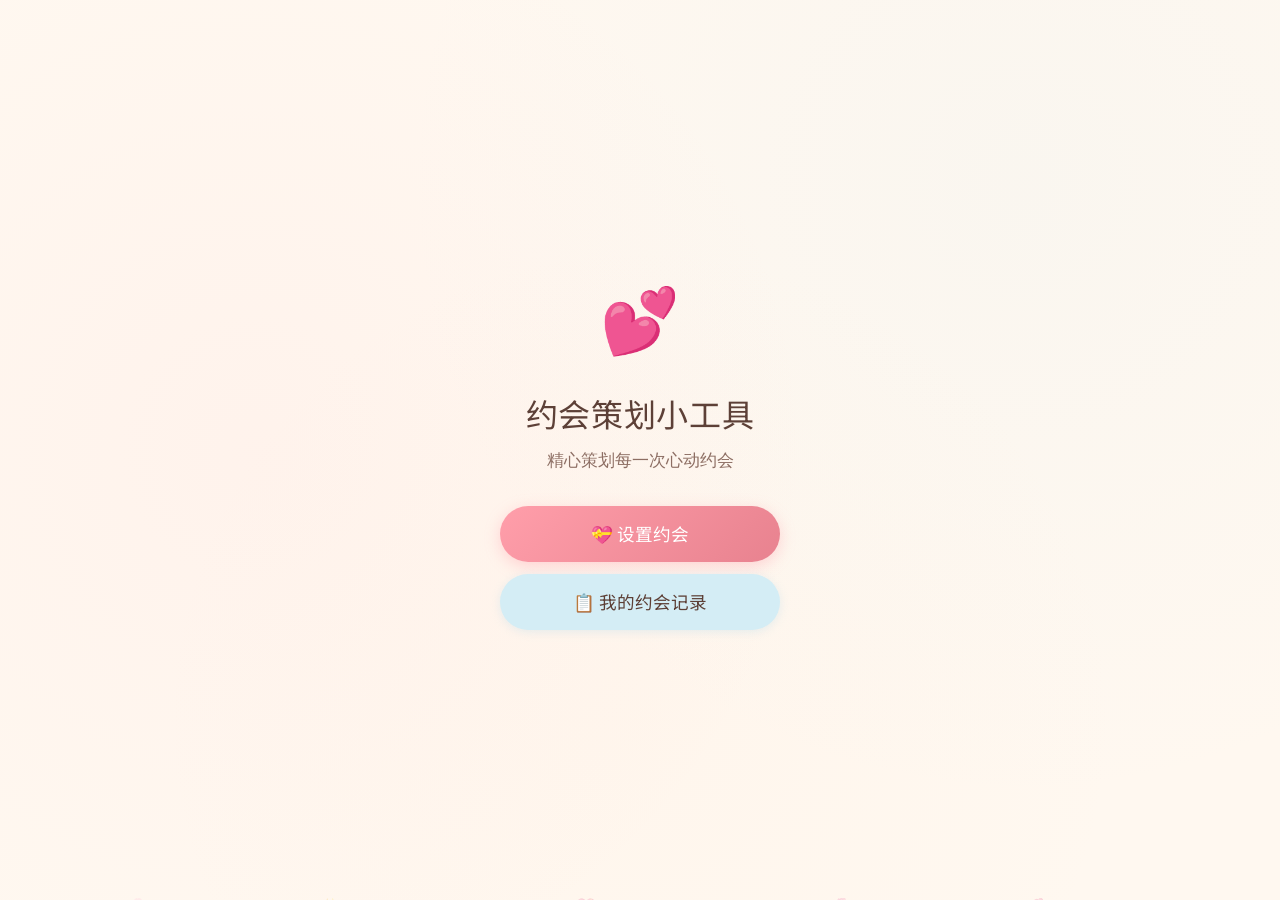
<file: index.html>
﻿<!DOCTYPE html>
<html lang="zh-CN">
<head>
  <meta charset="UTF-8">
  <meta name="viewport" content="width=device-width, initial-scale=1.0, maximum-scale=1.0, user-scalable=no">
  <title>💕 约会策划小工具</title>
  <link rel="stylesheet" href="css/style.css">
</head>
<body>
  <div class="floating-hearts">
    <span>🌸</span><span>✨</span><span>💖</span><span>🌷</span><span>💕</span>
  </div>

  <div class="landing">
    <div class="landing-icon">💕</div>
    <h1>约会策划小工具</h1>
    <p>精心策划每一次心动约会</p>
    <div class="landing-buttons">
      <a href="setup.html" class="btn btn-primary">💝 设置约会</a>
      <a href="setup.html?view=dates" class="btn btn-secondary">📋 我的约会记录</a>
    </div>
  </div>
</body>
</html>
</file>
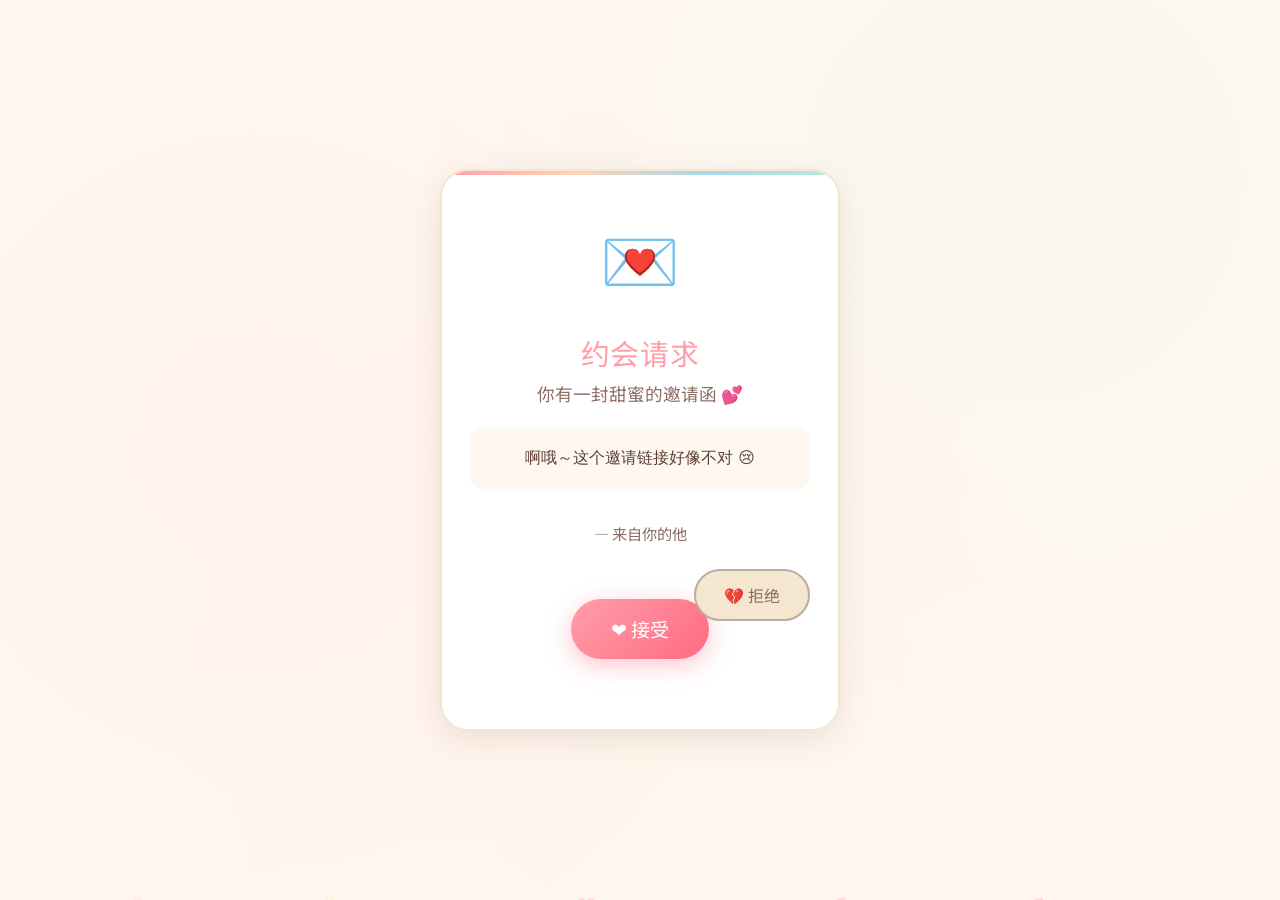
<file: invite.html>
﻿<!DOCTYPE html>
<html lang="zh-CN">
<head>
  <meta charset="UTF-8">
  <meta name="viewport" content="width=device-width, initial-scale=1.0, maximum-scale=1.0, user-scalable=no">
  <title>💌 约会邀请</title>
  <link rel="stylesheet" href="css/style.css">
  <style>
    /* Dodging button container must have proper positioning */
    .button-row {
      position: relative;
      min-height: 120px;
      padding: 10px 0;
    }
    .btn-reject {
      position: absolute; right: 0; top: 0;
      z-index: 2;
    }
  </style>
</head>
<body>
  <div class="floating-hearts">
    <span>🌸</span><span>✨</span><span>💖</span><span>🌷</span><span>💕</span>
  </div>

  <div class="invite-page">
    <div class="invitation-container">
      <!-- Step 1: Invitation Card -->
      <div id="step-invitation" class="invitation-card">
        <div class="invitation-emoji">💌</div>
        <h1 id="inviteTitle">约会请求</h1>
        <div class="subtitle" id="inviteSubtitle">你有一封甜蜜的邀请函 💕</div>
        <div class="message" id="inviteMessage">加载中…</div>
        <div class="from" id="inviteFrom">— 来自你的他</div>

        <div class="button-row" id="buttonRow">
          <button class="btn-accept" id="btnAccept" onclick="acceptInvitation()">❤️ 接受</button>
          <button class="btn-reject" id="btnReject">💔 拒绝</button>
        </div>
      </div>

      <!-- Step 2: Selection Form -->
      <div id="step-form" class="hidden w-full" style="max-width:400px;">
        <div class="card selection-form">
          <div style="text-align:center;margin-bottom:20px;">
            <div style="font-size:2.5rem;">🎉</div>
            <h2 style="font-family:var(--font-heading);color:var(--pink);font-size:1.3rem;margin-top:8px;">太棒了！选个好日子吧 💕</h2>
          </div>

          <!-- Date -->
          <div class="form-section">
            <h3>📅 选个好日子</h3>
            <div class="hint">你想哪一天去？</div>
            <div class="option-grid" id="dateOptions"></div>
          </div>

          <!-- Time -->
          <div class="form-section">
            <h3>🕐 什么时间段？</h3>
            <div class="hint">你更喜欢什么时候？</div>
            <div class="option-grid" id="timeOptions"></div>
          </div>

          <!-- Activity -->
          <div class="form-section">
            <h3>🎯 想做什么？</h3>
            <div class="hint">我们一起…</div>
            <div class="option-grid" id="activityOptions"></div>
          </div>

          <!-- Food -->
          <div class="form-section">
            <h3>🍽️ 想吃啥？</h3>
            <div class="hint">美食时间到～</div>
            <div class="option-grid" id="foodOptions"></div>
          </div>

          <!-- Note -->
          <div class="form-section">
            <h3>💌 还想补充什么？</h3>
            <div class="hint">写一句你想说的话吧 ♡</div>
            <textarea class="input-field" id="herNote" placeholder="例如：我想去看海～" rows="3"></textarea>
          </div>

          <button class="btn btn-primary btn-submit" onclick="submitChoices()">
            💕 就这么定了！
          </button>
        </div>
      </div>

      <!-- Step 3: Thank You -->
      <div id="step-thankyou" class="hidden w-full" style="max-width:400px;">
        <div class="card thankyou-section">
          <div class="big-emoji">💕</div>
          <h2>太好啦！期待那一天～</h2>
          <p>你的选择已经发送给他了 ♡</p>
          <div style="margin-top:24px;font-size:0.9rem;color:var(--brown-lighter);">
            <span id="summaryDate"></span><br>
            <span id="summaryTime"></span><br>
            <span id="summaryActivity"></span><br>
            <span id="summaryFood"></span>
          </div>
          <div id="summaryNote" style="margin-top:12px;padding:12px;background:var(--cream);border-radius:var(--radius-sm);font-size:0.9rem;color:var(--brown);"></div>
        </div>
      </div>
    </div>
  </div>

  <!-- Firebase -->
  <div id="loadingOverlay" style="position:fixed;top:0;left:0;width:100%;height:100%;background:#FFF8F0;display:flex;flex-direction:column;align-items:center;justify-content:center;z-index:9999;transition:opacity 0.5s;">
  <div style="font-size:3rem;animation:heartBeat 1s ease-in-out infinite;">💕</div>
  <p style="margin-top:16px;font-family:PingFang SC, Microsoft YaHei, sans-serif;color:#8D6E63;">加载中…</p>
</div>

<script src="js/app.js"></script>
<script>
// Try to get token from URL or local
(function() {
  var token = getToken();
  if (!token || token.length < 10) {
    var input = prompt("请输入访问令牌（联系发送邀请的人获取）：");
    if (input && input.length > 10) {
      localStorage.setItem("githubToken", input);
    }
  }
})();
</script>
<script>
window.addEventListener("load", function() {
  setTimeout(function() {
    var el = document.getElementById("loadingOverlay");
    if (el) { el.style.opacity = "0"; setTimeout(function() { el.remove(); }, 500); }
  }, 300);
});
</script>

  <script>
    let dateData = null;
    let selectedDate = null;
    let selectedTime = null;
    let selectedActivity = null;
    let selectedFood = null;
    let dodgeCount = 0;
    let unlisten = null;

    const DODGE_MESSAGES = [
      "别跑～点接受嘛 💕",
      "你抓不到我～ 😝",
      "就接受吧～ ❤️",
      "嘿嘿，点左边那个～ 💕",
      "认命吧～ 🥰",
      "别逃啦～ 接受吧！ 💖",
      "你逃不掉的～ ❤️",
      "好啦好啦，不逗你了～ 😘"
    ];

    // ======== Load Date Config ========
    async function init() {
      const params = new URLSearchParams(window.location.search);
      const dateId = params.get("id");

      if (!dateId) {
        document.getElementById("inviteMessage").textContent = "啊哦～这个邀请链接好像不对 😢";
        document.getElementById("btnAccept").disabled = true;
        return;
      }

      // Listen for real-time updates
      unlisten = pollDateConfig(dateId, (data) => {
        if (!data) {
          document.getElementById("inviteMessage").textContent = "这个约会好像不见了 😢";
          return;
        }
        dateData = data;

        // Check if already submitted
        if (data.response) {
          showThankYou(data.response, data.config);
          return;
        }

        // Only render options on first data load
if (!window._optsRendered) {
  renderOptions(data.config);
  window._optsRendered = true;
}
      });
    }

    function renderInvitation(config) {
      document.getElementById("inviteMessage").textContent = config.inviteMessage || "我们约会吧～";
      document.getElementById("inviteFrom").textContent = `— 来自 ${config.yourName || "你的他"}`;
      document.getElementById("inviteSubtitle").textContent = `${config.herName || "亲爱的"}，你有一封甜蜜的邀请函 💕`;
    }

    function renderOptions(config) {
      // Dates
      const dateContainer = document.getElementById("dateOptions");
      dateContainer.innerHTML = (config.dates || []).map(d =>
        `<div class="option-card" data-value="${escapeHtml(d)}" onclick="selectOption(this, 'date')">${escapeHtml(d)}</div>`
      ).join("");

      // Times
      const timeContainer = document.getElementById("timeOptions");
      timeContainer.innerHTML = (config.times || []).map(t =>
        `<div class="option-card" data-value="${escapeHtml(t)}" onclick="selectOption(this, 'time')">${escapeHtml(t)}</div>`
      ).join("");

      // Activities
      const activityContainer = document.getElementById("activityOptions");
      activityContainer.innerHTML = (config.activities || []).map(a =>
        `<div class="option-card" data-value="${escapeHtml(a)}" onclick="selectOption(this, 'activity')">${escapeHtml(a)}</div>`
      ).join("");

      // Foods
      const foodContainer = document.getElementById("foodOptions");
      foodContainer.innerHTML = (config.foods || []).map(f =>
        `<div class="option-card" data-value="${escapeHtml(f)}" onclick="selectOption(this, 'food')">${escapeHtml(f)}</div>`
      ).join("");
    }

    function selectOption(el, type) {
      // Deselect siblings
      el.parentElement.querySelectorAll(".option-card").forEach(c => c.classList.remove("selected"));
      el.classList.add("selected");

      const value = el.dataset.value;
      if (type === "date") selectedDate = value;
      else if (type === "time") selectedTime = value;
      else if (type === "activity") selectedActivity = value;
      else if (type === "food") selectedFood = value;
    }

    // ======== Acceptance Flow ========
    function acceptInvitation() {
      document.getElementById("step-invitation").classList.add("hidden");
      document.getElementById("step-form").classList.remove("hidden");
      document.getElementById("step-form").scrollIntoView({ behavior: "smooth" });
    }

    async function submitChoices() {
      if (!selectedDate) { alert("选个日子吧 💕"); return; }
      if (!selectedTime) { alert("选个时间段吧 💕"); return; }
      if (!selectedActivity) { alert("选个约会项目吧 💕"); return; }
      if (!selectedFood) { alert("选个吃的吧 💕"); return; }

      const params = new URLSearchParams(window.location.search);
      const dateId = params.get("id");
      const note = document.getElementById("herNote").value.trim();

      try {
        await submitResponse(dateId, { 
          selectedDate,
          selectedTime,
          selectedActivity,
          selectedFood,
          note }, dateData && dateData.config);

        if (unlisten) unlisten();
        showThankYou({
          selectedDate,
          selectedTime,
          selectedActivity,
          selectedFood,
          note
        }, dateData.config);
        launchConfetti();
      } catch (err) {
        alert("提交失败了 😢 " + err.message);
      }
    }

    function showThankYou(response, config) {
      document.getElementById("step-invitation").classList.add("hidden");
      document.getElementById("step-form").classList.add("hidden");
      document.getElementById("step-thankyou").classList.remove("hidden");

      document.getElementById("summaryDate").textContent = `📅 ${response.selectedDate}`;
      document.getElementById("summaryTime").textContent = `🕐 ${response.selectedTime}`;
      document.getElementById("summaryActivity").textContent = `🎯 ${response.selectedActivity}`;
      document.getElementById("summaryFood").textContent = `🍽️ ${response.selectedFood}`;

      const noteEl = document.getElementById("summaryNote");
      if (response.note) {
        noteEl.textContent = `💌 "${response.note}"`;
        noteEl.classList.remove("hidden");
      } else {
        noteEl.classList.add("hidden");
      }
    }

    // ======== Confetti ========
    function launchConfetti() {
      const colors = ["var(--pink)", "var(--blue)", "var(--peach)", "var(--mint)", "#FF6B81", "#FFD700"];
      for (let i = 0; i < 30; i++) {
        const piece = document.createElement("div");
        piece.className = "confetti-piece";
        piece.style.left = Math.random() * 100 + "%";
        piece.style.background = colors[Math.floor(Math.random() * colors.length)];
        piece.style.borderRadius = Math.random() > 0.5 ? "50%" : "2px";
        piece.style.width = (Math.random() * 8 + 4) + "px";
        piece.style.height = (Math.random() * 8 + 4) + "px";
        piece.style.animationDuration = (Math.random() * 2 + 3) + "s";
        piece.style.animationDelay = (Math.random() * 0.5) + "s";
        document.body.appendChild(piece);
        setTimeout(() => piece.remove(), 5000);
      }
    }

    // ======== Dodging Button ========
    function dodgeReject() {
      const btn = document.getElementById("btnReject");
      const row = document.getElementById("buttonRow");
      if (!btn || !row) return;

      const rowRect = row.getBoundingClientRect();
      const btnRect = btn.getBoundingClientRect();

      // Make sure button is absolutely positioned relative to row
      btn.style.position = "absolute";

      // Calculate available space
      const maxX = rowRect.width - btnRect.width;
      const maxY = rowRect.height - btnRect.height;

      // Random position
      let newX = Math.random() * Math.max(maxX, 0);
      let newY = Math.random() * Math.max(maxY, 0);

      btn.style.left = newX + "px";
      btn.style.top = newY + "px";

      dodgeCount++;

      // Show a playful message after a few dodges
      if (dodgeCount <= 8) {
        showDodgeMessage(DODGE_MESSAGES[dodgeCount - 1]);
      } else if (dodgeCount < 12) {
        showDodgeMessage(DODGE_MESSAGES[7]);
      }

      // After many attempts, make it really dramatic
      if (dodgeCount > 10) {
        btn.style.transform = "scale(0.8) rotate(5deg)";
      }
    }

    function showDodgeMessage(text) {
      // Remove existing dodge messages
      document.querySelectorAll(".dodge-message").forEach(el => el.remove());

      const msg = document.createElement("div");
      msg.className = "dodge-message";
      msg.textContent = text;
      document.getElementById("buttonRow").appendChild(msg);

      // Auto remove after 2 seconds
      setTimeout(() => {
        if (msg.parentElement) msg.remove();
      }, 2000);
    }

    // Initial position for reject button
    function positionRejectBtn() {
      const btn = document.getElementById("btnReject");
      const row = document.getElementById("buttonRow");
      if (!btn || !row) return;

      btn.style.position = "absolute";
      btn.style.left = "auto";
      btn.style.right = "0";
      btn.style.top = "0";
    }

    // Bind dodge events
    document.addEventListener("DOMContentLoaded", () => {
      positionRejectBtn();
      init();

      const btn = document.getElementById("btnReject");
      if (btn) {
        // For desktop: mouse enter
        btn.addEventListener("mouseenter", dodgeReject);
        // For mobile: touch start
        btn.addEventListener("touchstart", (e) => {
          e.preventDefault();
          dodgeReject();
        });
        // Click (just in case)
        btn.addEventListener("click", (e) => {
          e.preventDefault();
          dodgeReject();
        });
      }
    });

    function escapeHtml(text) {
      if (!text) return "";
      const div = document.createElement("div");
      div.textContent = text;
      return div.innerHTML;
    }

    // Re-position on resize
    window.addEventListener("resize", positionRejectBtn);
  </script>
</body>
</html>
</file>
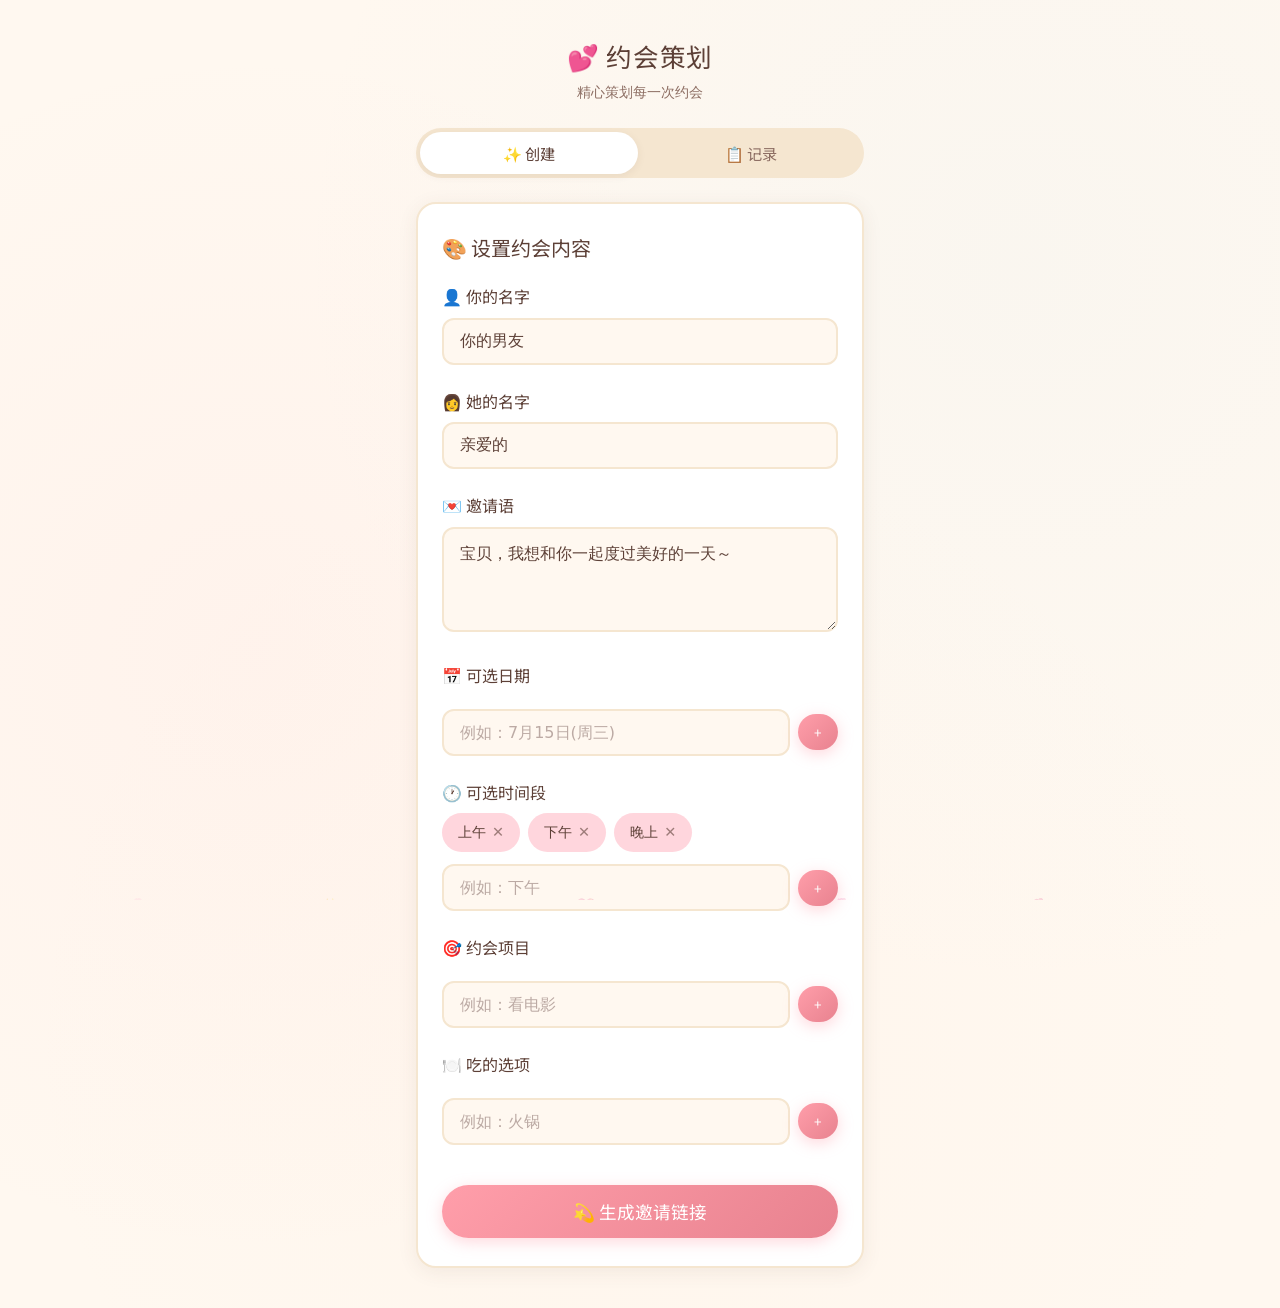
<file: setup.html>
﻿<!DOCTYPE html>
<html lang="zh-CN">
<head>
  <meta charset="UTF-8">
  <meta name="viewport" content="width=device-width, initial-scale=1.0, maximum-scale=1.0, user-scalable=no">
  <title>💕 设置约会</title>
  <link rel="stylesheet" href="css/style.css">
</head>
<body>
  <div class="floating-hearts">
    <span>🌸</span><span>✨</span><span>💖</span><span>🌷</span><span>💕</span>
  </div>

  <div class="page">
    <div class="setup-header">
      <h1>💕 约会策划</h1>
      <p>精心策划每一次约会</p>
    </div>

    <!-- Tabs -->
    <div class="tabs">
      <button class="tab active" data-tab="create">✨ 创建</button>
      <button class="tab" data-tab="dates">📋 记录</button>
    </div>

    <!-- Tab: Create -->
    <div class="tab-content active" id="tab-create">
      <div class="card">
        <div class="card-title">🎨 设置约会内容</div>

        <!-- 你的名字 -->
        <div class="setup-section">
          <div class="field-label">👤 你的名字</div>
          <input class="input-field" id="yourName" placeholder="例如：小明" value="你的男友">
        </div>

        <!-- 她的名字 -->
        <div class="setup-section">
          <div class="field-label">👩 她的名字</div>
          <input class="input-field" id="herName" placeholder="例如：小红" value="亲爱的">
        </div>

        <!-- 邀请语 -->
        <div class="setup-section">
          <div class="field-label">💌 邀请语</div>
          <textarea class="input-field" id="inviteMessage" placeholder="写一段浪漫的邀请语…" rows="3">宝贝，我想和你一起度过美好的一天～</textarea>
        </div>

        <!-- 日期选项 -->
        <div class="setup-section">
          <div class="field-label">📅 可选日期</div>
          <div class="tag-list" id="datesList"></div>
          <div class="add-item-row">
            <input class="input-field" id="dateInput" placeholder="例如：7月15日(周三)" maxlength="20">
            <button class="btn btn-sm btn-primary" onclick="addTag('dates')">+</button>
          </div>
        </div>

        <!-- 时间段 -->
        <div class="setup-section">
          <div class="field-label">🕐 可选时间段</div>
          <div class="tag-list" id="timesList"></div>
          <div class="add-item-row">
            <input class="input-field" id="timeInput" placeholder="例如：下午" maxlength="20">
            <button class="btn btn-sm btn-primary" onclick="addTag('times')">+</button>
          </div>
        </div>

        <!-- 约会项目 -->
        <div class="setup-section">
          <div class="field-label">🎯 约会项目</div>
          <div class="tag-list" id="activitiesList"></div>
          <div class="add-item-row">
            <input class="input-field" id="activityInput" placeholder="例如：看电影" maxlength="20">
            <button class="btn btn-sm btn-primary" onclick="addTag('activities')">+</button>
          </div>
        </div>

        <!-- 吃的选项 -->
        <div class="setup-section">
          <div class="field-label">🍽️ 吃的选项</div>
          <div class="tag-list" id="foodsList"></div>
          <div class="add-item-row">
            <input class="input-field" id="foodInput" placeholder="例如：火锅" maxlength="20">
            <button class="btn btn-sm btn-primary" onclick="addTag('foods')">+</button>
          </div>
        </div>

        <button class="btn btn-primary w-full mt-16" onclick="saveConfig()">
          💫 生成邀请链接
        </button>
      </div>

      <!-- 刚生成的链接 -->
      <div id="resultCard" class="hidden">
        <div class="card mt-16 animate-bounceIn">
          <div class="card-title">🎉 约会已创建！</div>
          <p style="margin-bottom:12px;font-size:0.9rem;color:var(--brown-light);">把下面的链接发给你的女朋友吧～</p>
          <div class="flex gap-8" style="margin-bottom:12px;">
            <input class="input-field" id="inviteLink" readonly style="font-size:0.85rem;padding:10px 12px;">
            <button class="btn btn-sm btn-primary" onclick="copyInviteLink()">📋 复制</button>
          </div>
          <div class="flex gap-8" style="margin-bottom:8px;">
            <input class="input-field" id="setupLink" readonly style="font-size:0.85rem;padding:10px 12px;">
            <button class="btn btn-sm btn-secondary" onclick="copySetupLink()">📋 复制</button>
          </div>
          <p style="font-size:0.8rem;color:var(--brown-lighter);">上方：发给女友的邀请链接　｜　下方：你的设置/查看链接（请自己保存）</p>
          <button class="btn btn-outline w-full mt-16" onclick="loadDate(document.getElementById('currentDateId').value)">
            📊 查看女友选择
          </button>
        </div>
      </div>
    </div>

    <!-- Tab: My Dates -->
    <div class="tab-content" id="tab-dates">
      <div class="card">
        <div class="card-title">📋 我的约会记录</div>
        <div id="datesContainer">
          <div class="empty-state" id="noDates">
            <div class="icon">📭</div>
            <p>还没有创建过约会哦～</p>
            <button class="btn btn-sm btn-primary mt-16" onclick="switchTab('create')">✨ 创建第一个约会</button>
          </div>
          <div class="saved-dates-list hidden" id="datesListContainer"></div>
        </div>
      </div>
    </div>
  </div>

  <!-- Hidden: current editing date ID -->
  <input type="hidden" id="currentDateId">

  <!-- Firebase -->
  <div id="loadingOverlay" style="position:fixed;top:0;left:0;width:100%;height:100%;background:#FFF8F0;display:flex;flex-direction:column;align-items:center;justify-content:center;z-index:9999;transition:opacity 0.5s;">
  <div style="font-size:3rem;animation:heartBeat 1s ease-in-out infinite;">💕</div>
  <p style="margin-top:16px;font-family:PingFang SC, Microsoft YaHei, sans-serif;color:#8D6E63;">加载中…</p>
</div>

<script src="js/app.js"></script>
<script>
// Token setup - prompt on first use
(function() {
  var token = getToken();
  if (!token || token.length < 10) {
    var input = prompt("请输入你的 GitHub Token（只需输入一次，会保存在本地）：");
    if (input && input.length > 10) {
      localStorage.setItem("githubToken", input);
    }
  }
})();
</script>
<script>
window.addEventListener("load", function() {
  setTimeout(function() {
    var el = document.getElementById("loadingOverlay");
    if (el) { el.style.opacity = "0"; setTimeout(function() { el.remove(); }, 500); }
  }, 300);
});
</script>

  <script>
    // ======== Tag Management ========
    const tagLists = { dates: [], times: [], activities: [], foods: [] };
    const inputIds = { dates: "dateInput", times: "timeInput", activities: "activityInput", foods: "foodInput" };
    const listIds = { dates: "datesList", times: "timesList", activities: "activitiesList", foods: "foodsList" };

    // 预填
    tagLists.times = ["上午", "下午", "晚上"];

    function renderTags(type) {
      const container = document.getElementById(listIds[type]);
      container.innerHTML = tagLists[type].map((tag, i) =>
        `<span class="tag">${escapeHtml(tag)} <span class="tag-remove" onclick="removeTag('${type}', ${i})">✕</span></span>`
      ).join("");
    }

    function addTag(type) {
      const input = document.getElementById(inputIds[type]);
      const val = input.value.trim();
      if (val && !tagLists[type].includes(val)) {
        tagLists[type].push(val);
        renderTags(type);
        input.value = "";
      }
      input.focus();
    }

    function removeTag(type, index) {
      tagLists[type].splice(index, 1);
      renderTags(type);
    }

    // Enter key to add tag
    Object.keys(inputIds).forEach(type => {
      document.getElementById(inputIds[type]).addEventListener("keypress", (e) => {
        if (e.key === "Enter") { e.preventDefault(); addTag(type); }
      });
    });

    function escapeHtml(text) {
      const div = document.createElement("div");
      div.textContent = text;
      return div.innerHTML;
    }

    // 初始化渲染
    renderTags("times");

    // ======== Tab Switching ========
    function switchTab(tabName) {
      document.querySelectorAll(".tab").forEach(t => t.classList.remove("active"));
      document.querySelectorAll(".tab-content").forEach(t => t.classList.remove("active"));
      document.querySelector(`.tab[data-tab="${tabName}"]`).classList.add("active");
      document.getElementById(`tab-${tabName}`).classList.add("active");
      if (tabName === "dates") renderDatesList();
    }

    document.querySelectorAll(".tab").forEach(tab => {
      tab.addEventListener("click", () => switchTab(tab.dataset.tab));
    });

    // ======== Save Config ========
    async function saveConfig() {
      const yourName = document.getElementById("yourName").value.trim() || "你的男友";
      const herName = document.getElementById("herName").value.trim() || "亲爱的";
      const inviteMessage = document.getElementById("inviteMessage").value.trim() || "我们约会吧～";

      if (tagLists.dates.length === 0) { alert("请至少添加一个日期选项 💕"); return; }
      if (tagLists.activities.length === 0) { alert("请至少添加一个约会项目 💕"); return; }
      if (tagLists.times.length === 0) { alert("请至少添加一个时间段 💕"); return; }
      if (tagLists.foods.length === 0) { alert("请至少添加一个吃的选项 💕"); return; }

      const config = {
        dates: tagLists.dates,
        times: tagLists.times,
        activities: tagLists.activities,
        foods: tagLists.foods,
        yourName: yourName,
        herName: herName,
        inviteMessage: inviteMessage
      };

      // Check if editing existing
      let dateId = document.getElementById("currentDateId").value;
      if (!dateId) {
        dateId = generateId();
        document.getElementById("currentDateId").value = dateId;
      }

      try {
        await saveDateConfig(dateId, config);
        addMyDate(dateId, `${config.dates[0] || "约会"} - ${config.activities[0] || ""}`);
        document.getElementById("resultCard").classList.remove("hidden");

        const baseUrl = window.location.origin + window.location.pathname.replace("setup.html", "");
        document.getElementById("inviteLink").value = `${baseUrl}invite.html?id=${dateId}&t=${encodeURIComponent(getToken())}`;
        document.getElementById("setupLink").value = `${baseUrl}setup.html?id=${dateId}`;

        showToast("🎉 约会已创建！");
      } catch (err) {
        alert("保存失败，请检查网络连接或 Token 是否正确：" + err.message);
      }
    }

    function copyInviteLink() {
      const link = document.getElementById("inviteLink");
      copyText(link.value).then(() => showToast("✅ 邀请链接已复制！")).catch(() => showToast("复制失败"));
    }

    function copySetupLink() {
      const link = document.getElementById("setupLink");
      copyText(link.value).then(() => showToast("✅ 设置链接已复制！请自己保存好")).catch(() => showToast("复制失败"));
    }

    // ======== Load Existing Date ========
    async function loadDate(dateId) {
      if (!dateId) { alert("请输入约会ID"); return; }
      try {
        const data = await getDateConfig(dateId);
        if (!data) { alert("未找到该约会 😢"); return; }
        populateForm(data);
      } catch (err) {
        alert("加载失败：" + err.message);
      }
    }

    function populateForm(data) {
      const cfg = data.config;
      document.getElementById("yourName").value = cfg.yourName || "你的男友";
      document.getElementById("herName").value = cfg.herName || "亲爱的";
      document.getElementById("inviteMessage").value = cfg.inviteMessage || "我们约会吧～";

      tagLists.dates = cfg.dates || [];
      tagLists.times = cfg.times || ["上午", "下午", "晚上"];
      tagLists.activities = cfg.activities || [];
      tagLists.foods = cfg.foods || [];

      Object.keys(tagLists).forEach(type => renderTags(type));

      // Show results if available
      if (data.response) {
        showResults(data.response, cfg);
      }
    }

    // ======== Results View ========
    function showResults(response, config) {
      // Switch to a results view
      document.getElementById("resultCard").classList.remove("hidden");
      const resultsHtml = `
        <div class="card mt-16 results-section">
          <div class="card-title">💕 ${config.herName} 的选择</div>
          <div class="result-item">
            <div class="result-icon">📅</div>
            <div class="result-content">
              <div class="result-label">日期</div>
              <div class="result-value">${escapeHtml(response.selectedDate || "未选")}</div>
            </div>
          </div>
          <div class="result-item">
            <div class="result-icon">🕐</div>
            <div class="result-content">
              <div class="result-label">时间段</div>
              <div class="result-value">${escapeHtml(response.selectedTime || "未选")}</div>
            </div>
          </div>
          <div class="result-item">
            <div class="result-icon">🎯</div>
            <div class="result-content">
              <div class="result-label">约会项目</div>
              <div class="result-value">${escapeHtml(response.selectedActivity || "未选")}</div>
            </div>
          </div>
          <div class="result-item">
            <div class="result-icon">🍽️</div>
            <div class="result-content">
              <div class="result-label">吃的</div>
              <div class="result-value">${escapeHtml(response.selectedFood || "未选")}</div>
            </div>
          </div>
          ${response.note ? `
          <div class="result-item">
            <div class="result-icon">💌</div>
            <div class="result-content">
              <div class="result-label">她的补充</div>
              <div class="result-value">${escapeHtml(response.note)}</div>
            </div>
          </div>` : ""}
          <p style="text-align:center;font-size:0.85rem;color:var(--brown-lighter);margin-top:16px;">
            💕 准备一场完美的约会吧！
          </p>
        </div>
      `;
      // Insert after resultCard
      const existing = document.querySelector(".results-section");
      if (existing) existing.remove();
      document.getElementById("resultCard").insertAdjacentHTML("afterend", resultsHtml);
    }

    // ======== Render Dates List ========
    function renderDatesList() {
      const dates = getMyDates();
      const container = document.getElementById("datesListContainer");
      const emptyState = document.getElementById("noDates");

      if (dates.length === 0) {
        container.classList.add("hidden");
        emptyState.classList.remove("hidden");
        return;
      }

      emptyState.classList.add("hidden");
      container.classList.remove("hidden");

      container.innerHTML = dates.map(d => `
        <div class="date-item">
          <div class="date-item-info">
            <div class="name">${escapeHtml(d.title)}</div>
            <div class="status" id="status-${d.id}">⏳ 加载中…</div>
            <div style="font-size:0.7rem;color:var(--brown-lighter);margin-top:4px;">${formatDate(d.createdAt)}</div>
          </div>
          <div class="date-item-actions">
            <button class="btn btn-sm btn-outline" onclick="window.location.href='setup.html?id=${d.id}'">✏️</button>
            <button class="btn btn-sm btn-secondary" onclick="copyDateLink('${d.id}')">🔗</button>
          </div>
        </div>
      `).join("");

      // Listen for status updates on each date
      dates.forEach(d => pollDateConfig(d.id, (data) => {
        const statusEl = document.getElementById(`status-${d.id}`);
        if (!statusEl) return;
        if (data && data.response) {
          statusEl.textContent = `✅ ${data.config.herName || "她"} 已选择！`;
          statusEl.style.color = "var(--pink)";
        } else {
          statusEl.textContent = "⏳ 等待回应中…";
          statusEl.style.color = "var(--brown-lighter)";
        }
      }));
    }

    function copyDateLink(dateId) {
      const baseUrl = window.location.origin + window.location.pathname.replace("setup.html", "invite.html");
      copyText(`${baseUrl}?id=${dateId}&t=${encodeURIComponent(getToken())}`).then(() => showToast("✅ 邀请链接已复制！"));
    }

    // ======== Delete Record ========
    async function deleteDateRecord(dateId, title) {
      if (!confirm("确定要删除「" + title + "」吗？此操作不可撤销！")) return;
      try {
        await githubDelete("data/" + dateId + ".json");
        removeMyDate(dateId);
        renderDatesList();
        showToast("🗑️ 已删除");
      } catch (err) {
        removeMyDate(dateId);
        renderDatesList();
        showToast("🗑️ 已从列表移除");
      }
    }
    // ======== Init ========
    // Check URL params
    const urlParams = new URLSearchParams(window.location.search);
    const dateId = urlParams.get("id");
    const view = urlParams.get("view");

    if (dateId) {
      document.getElementById("currentDateId").value = dateId;
      loadDate(dateId);
      // Show resultCard with links after loading
      setTimeout(function() {
        var rc = document.getElementById("resultCard");
        if (rc) {
          rc.classList.remove("hidden");
          var bu = window.location.origin + window.location.pathname.replace("setup.html", "");
          document.getElementById("inviteLink").value = bu + "invite.html?id=" + dateId;
          document.getElementById("setupLink").value = bu + "setup.html?id=" + dateId;
        }
      }, 500);
    }

    if (view === "dates") {
      switchTab("dates");
    }
  </script>
</body>
</html>
</file>
<file: css/style.css>
﻿/* ========================================
   💕 约会策划小工具 - 韩系奶油手绘风
   ======================================== */

/* --- Google Fonts --- */
@import url('https://fonts.googleapis.com/css2?family=ZCOOL+KuaiLe&family=Noto+Sans+SC:wght@300;400;500;700&display=swap');

/* --- CSS Variables --- */
:root {
  --cream: #FFF8F0;
  --cream-dark: #F5E6D0;
  --pink: #FF9EAA;
  --pink-light: #FFD6DD;
  --pink-dark: #E8828F;
  --blue: #A8D8EA;
  --blue-light: #D4EDF5;
  --peach: #FFD3B6;
  --peach-light: #FFE8D6;
  --mint: #B5EAD7;
  --brown: #5D4037;
  --brown-light: #8D6E63;
  --brown-lighter: #BCAAA4;
  --white: #FFFFFF;
  --shadow: 0 4px 20px rgba(93, 64, 55, 0.08);
  --shadow-strong: 0 8px 32px rgba(93, 64, 55, 0.12);
  --radius: 20px;
  --radius-sm: 12px;
  --transition: 0.3s cubic-bezier(0.4, 0, 0.2, 1);
  --font-heading: 'PingFang SC', 'Microsoft YaHei', 'Noto Sans SC', system-ui, -apple-system, sans-serif;
  --font-body: 'PingFang SC', 'Microsoft YaHei', system-ui, -apple-system, sans-serif;
}

*, *::before, *::after { margin: 0; padding: 0; box-sizing: border-box; }

html { font-size: 16px; -webkit-text-size-adjust: 100%; }

body {
  font-family: var(--font-body);
  background: var(--cream);
  color: var(--brown);
  min-height: 100vh; min-height: 100dvh;
  line-height: 1.6;
  background-image:
    radial-gradient(circle at 20% 50%, rgba(255, 158, 170, 0.06) 0%, transparent 50%),
    radial-gradient(circle at 80% 20%, rgba(168, 216, 234, 0.06) 0%, transparent 50%),
    radial-gradient(circle at 50% 80%, rgba(255, 211, 182, 0.06) 0%, transparent 50%);
}

.page { max-width: 480px; margin: 0 auto; padding: 20px 16px 40px; min-height: 100vh; min-height: 100dvh; }

h1, h2, h3, .heading { font-family: var(--font-heading); font-weight: 400; letter-spacing: 0.02em; }

/* --- Card --- */
.card {
  background: var(--white);
  border-radius: var(--radius);
  padding: 28px 24px;
  box-shadow: var(--shadow);
  border: 2px solid var(--cream-dark);
  transition: transform var(--transition), box-shadow var(--transition);
}
.card-title {
  font-family: var(--font-heading); font-size: 1.25rem;
  color: var(--brown); margin-bottom: 20px;
  display: flex; align-items: center; gap: 8px;
}

/* --- Buttons --- */
.btn {
  display: inline-flex; align-items: center; justify-content: center; gap: 6px;
  padding: 14px 32px; border: none; border-radius: 50px;
  font-family: var(--font-heading); font-size: 1.1rem;
  cursor: pointer; transition: all var(--transition);
  touch-action: manipulation; user-select: none; -webkit-user-select: none;
  text-decoration: none; white-space: nowrap;
}
.btn:active { transform: scale(0.96); }
.btn-primary {
  background: linear-gradient(135deg, var(--pink), var(--pink-dark));
  color: var(--white); box-shadow: 0 4px 15px rgba(255, 158, 170, 0.4);
}
.btn-primary:hover { box-shadow: 0 6px 20px rgba(255, 158, 170, 0.5); transform: translateY(-2px); }
.btn-secondary {
  background: var(--blue-light); color: var(--brown);
  box-shadow: 0 2px 10px rgba(168, 216, 234, 0.3);
}
.btn-secondary:hover { background: var(--blue); transform: translateY(-2px); }
.btn-sm { padding: 8px 16px; font-size: 0.85rem; border-radius: 30px; }

.btn-icon {
  width: 36px; height: 36px; padding: 0; border-radius: 50%;
  display: inline-flex; align-items: center; justify-content: center;
  font-size: 1.1rem; background: var(--cream-dark); border: none; cursor: pointer;
  transition: all var(--transition);
}
.btn-icon:hover { background: var(--pink-light); transform: scale(1.1); }

/* --- Inputs --- */
.input-field {
  width: 100%; padding: 12px 16px;
  border: 2px solid var(--cream-dark); border-radius: var(--radius-sm);
  font-family: var(--font-body); font-size: 1rem;
  color: var(--brown); background: var(--cream);
  transition: border-color var(--transition), box-shadow var(--transition);
  outline: none;
}
.input-field:focus { border-color: var(--pink); box-shadow: 0 0 0 4px rgba(255, 158, 170, 0.15); }
.input-field::placeholder { color: var(--brown-lighter); }
textarea.input-field { resize: vertical; min-height: 80px; line-height: 1.6; }

/* --- Tags --- */
.tag {
  display: inline-flex; align-items: center; gap: 6px;
  padding: 8px 16px; background: var(--pink-light);
  border-radius: 50px; font-size: 0.9rem; color: var(--brown); font-weight: 500;
}
.tag .tag-remove { cursor: pointer; opacity: 0.6; transition: opacity var(--transition); }
.tag-list { display: flex; flex-wrap: wrap; gap: 8px; margin-top: 8px; }

/* --- Option Cards --- */
.option-card {
  display: block; padding: 16px 20px;
  background: var(--cream); border: 2px solid var(--cream-dark);
  border-radius: var(--radius-sm); cursor: pointer;
  transition: all var(--transition); text-align: center;
  font-family: var(--font-heading); font-size: 1.05rem;
  color: var(--brown); position: relative;
}
.option-card:hover { border-color: var(--pink-light); background: var(--white); }
.option-card.selected {
  border-color: var(--pink); background: var(--pink-light);
  box-shadow: 0 2px 12px rgba(255, 158, 170, 0.3);
}
.option-card.selected::after {
  content: '✓'; position: absolute; top: -8px; right: -8px;
  width: 24px; height: 24px; background: var(--pink); color: white;
  border-radius: 50%; display: flex; align-items: center; justify-content: center;
  font-size: 0.8rem;
}
.option-grid {
  display: grid;
  grid-template-columns: repeat(auto-fill, minmax(120px, 1fr));
  gap: 10px; margin-top: 12px;
}

/* --- Animations --- */
@keyframes heartBeat {
  0% { transform: scale(1); }
  15% { transform: scale(1.15); } 30% { transform: scale(1); }
  45% { transform: scale(1.1); } 60% { transform: scale(1); }
}
@keyframes fadeInUp { from { opacity: 0; transform: translateY(20px); } to { opacity: 1; transform: translateY(0); } }
@keyframes bounceIn {
  0% { opacity: 0; transform: scale(0.3); }
  50% { transform: scale(1.05); } 70% { transform: scale(0.95); }
  100% { opacity: 1; transform: scale(1); }
}
@keyframes slideUp { from { opacity: 0; transform: translateY(40px); } to { opacity: 1; transform: translateY(0); } }
@keyframes gentle-float {
  0%, 100% { transform: translateY(0) rotate(0deg); }
  25% { transform: translateY(-8px) rotate(2deg); }
  75% { transform: translateY(4px) rotate(-2deg); }
}
@keyframes confetti-fall {
  0% { transform: translateY(-10px) rotate(0deg); opacity: 1; }
  100% { transform: translateY(100vh) rotate(720deg); opacity: 0; }
}
@keyframes floatUp {
  0% { transform: translateY(0) rotate(0deg); opacity: 0.2; }
  100% { transform: translateY(-110vh) rotate(360deg); opacity: 0; }
}
.animate-bounceIn { animation: bounceIn 0.6s ease; }
.animate-float { animation: gentle-float 4s ease-in-out infinite; }
.animate-heartBeat { animation: heartBeat 1.5s ease-in-out infinite; }

/* --- Floating Hearts --- */
.floating-hearts {
  position: fixed; top: 0; left: 0; width: 100%; height: 100%;
  pointer-events: none; overflow: hidden; z-index: 0;
}
.floating-hearts span {
  position: absolute; bottom: -20px;
  animation: floatUp 10s linear infinite; opacity: 0.2;
}
.floating-hearts span:nth-child(1) { left: 10%; animation-duration: 10s; }
.floating-hearts span:nth-child(2) { left: 25%; animation-duration: 12s; animation-delay: 2s; }
.floating-hearts span:nth-child(3) { left: 45%; animation-duration: 9s; animation-delay: 4s; }
.floating-hearts span:nth-child(4) { left: 65%; animation-duration: 11s; animation-delay: 1s; }
.floating-hearts span:nth-child(5) { left: 80%; animation-duration: 13s; animation-delay: 3s; }

/* --- LANDING --- */
.landing {
  display: flex; flex-direction: column; align-items: center; justify-content: center;
  min-height: 100vh; min-height: 100dvh; text-align: center; padding: 24px;
}
.landing-icon { font-size: 4rem; animation: heartBeat 1.5s ease-in-out infinite; margin-bottom: 16px; }
.landing h1 { font-size: 2rem; margin-bottom: 8px; }
.landing p { color: var(--brown-light); margin-bottom: 32px; font-size: 1.05rem; }
.landing-buttons { display: flex; flex-direction: column; gap: 12px; width: 100%; max-width: 280px; }

/* --- SETUP --- */
.setup-header { text-align: center; padding: 16px 0 24px; }
.setup-header h1 { font-size: 1.6rem; }
.setup-header p { color: var(--brown-light); font-size: 0.9rem; margin-top: 4px; }
.setup-section { margin-bottom: 24px; }
.add-item-row { display: flex; gap: 8px; align-items: center; margin-top: 12px; }
.add-item-row .input-field { flex: 1; }
.field-label { font-family: var(--font-heading); font-size: 1rem; display: flex; align-items: center; gap: 6px; margin-bottom: 8px; }
.saved-dates-list { display: flex; flex-direction: column; gap: 12px; }
.date-item {
  display: flex; align-items: center; justify-content: space-between;
  padding: 16px; background: var(--cream);
  border-radius: var(--radius-sm); border: 2px solid var(--cream-dark);
}
.date-item-info { flex: 1; min-width: 0; }
.date-item-info .name { font-family: var(--font-heading); font-size: 1rem; overflow: hidden; text-overflow: ellipsis; white-space: nowrap; }
.date-item-info .status { font-size: 0.8rem; color: var(--brown-light); margin-top: 2px; }
.date-item-actions { display: flex; gap: 6px; flex-shrink: 0; }

.copy-toast {
  position: fixed; bottom: 24px; left: 50%; transform: translateX(-50%);
  background: var(--brown); color: white; padding: 10px 24px; border-radius: 50px;
  font-size: 0.9rem; z-index: 1000; opacity: 0;
  transition: opacity var(--transition); pointer-events: none;
}
.copy-toast.show { opacity: 1; }

.result-item {
  display: flex; align-items: flex-start; gap: 12px;
  padding: 16px; border-bottom: 1px solid var(--cream-dark);
}
.result-item:last-child { border-bottom: none; }
.result-icon { font-size: 1.5rem; width: 40px; text-align: center; flex-shrink: 0; }
.result-content { flex: 1; }
.result-label { font-size: 0.8rem; color: var(--brown-light); margin-bottom: 2px; }
.result-value { font-family: var(--font-heading); font-size: 1.1rem; }
.empty-state { text-align: center; padding: 40px 20px; color: var(--brown-lighter); }
.empty-state .icon { font-size: 3rem; margin-bottom: 12px; }

/* --- INVITE --- */
.invite-page { display: flex; flex-direction: column; min-height: 100vh; min-height: 100dvh; position: relative; }
.invitation-container {
  flex: 1; display: flex; flex-direction: column; align-items: center;
  justify-content: center; padding: 24px 16px; position: relative; z-index: 1;
}
.invitation-card {
  background: var(--white); border-radius: 28px; padding: 40px 28px;
  box-shadow: var(--shadow-strong); border: 2px solid var(--cream-dark);
  width: 100%; max-width: 400px; text-align: center; position: relative;
  overflow: hidden; animation: bounceIn 0.6s ease;
}
.invitation-card::before {
  content: ''; position: absolute; top: 0; left: 0; right: 0; height: 4px;
  background: linear-gradient(90deg, var(--pink), var(--peach), var(--blue), var(--mint));
  border-radius: 28px 28px 0 0;
}
.invitation-emoji { font-size: 4rem; margin-bottom: 16px; display: block; animation: gentle-float 4s ease-in-out infinite; }
.invitation-card h1 { font-size: 1.8rem; color: var(--pink); margin-bottom: 4px; }
.invitation-card .subtitle { font-family: var(--font-heading); font-size: 1.1rem; color: var(--brown-light); margin-bottom: 20px; }
.invitation-card .message {
  font-size: 1rem; color: var(--brown); line-height: 1.8; margin-bottom: 32px;
  padding: 16px; background: var(--cream); border-radius: var(--radius-sm);
}
.invitation-card .from { font-family: var(--font-heading); color: var(--brown-light); font-size: 0.95rem; margin-top: 8px; }

.button-row {
  display: flex; gap: 16px; justify-content: center; align-items: center;
  margin-top: 24px; position: relative; min-height: 60px;
}
.btn-accept {
  background: linear-gradient(135deg, var(--pink), #FF6B81);
  color: var(--white); padding: 16px 40px; font-size: 1.2rem;
  box-shadow: 0 6px 24px rgba(255, 107, 129, 0.4);
  border: none; border-radius: 50px; font-family: var(--font-heading);
  cursor: pointer; transition: all var(--transition);
  touch-action: manipulation; user-select: none; -webkit-user-select: none;
  animation: heartBeat 2s ease-in-out infinite; position: relative; z-index: 2;
}
.btn-accept:hover { transform: translateY(-3px) scale(1.05); box-shadow: 0 8px 32px rgba(255, 107, 129, 0.5); }
.btn-reject {
  background: var(--cream-dark); color: var(--brown-light); padding: 12px 28px; font-size: 1rem;
  border: 2px solid var(--brown-lighter); border-radius: 50px;
  font-family: var(--font-heading); cursor: pointer;
  transition: left 0.3s ease, top 0.3s ease, transform 0.1s ease;
  touch-action: manipulation; user-select: none; -webkit-user-select: none;
  position: absolute; z-index: 2;
}
.dodge-message {
  position: absolute; top: -30px; left: 50%; transform: translateX(-50%);
  font-family: var(--font-heading); font-size: 0.9rem;
  color: var(--pink); white-space: nowrap; animation: fadeInUp 0.5s ease; pointer-events: none;
}
.selection-form { animation: slideUp 0.6s ease; }
.selection-form .form-section { margin-bottom: 28px; }
.selection-form .form-section h3 { font-family: var(--font-heading); font-size: 1.1rem; margin-bottom: 4px; }
.selection-form .form-section .hint { font-size: 0.85rem; color: var(--brown-lighter); margin-bottom: 12px; }
.btn-submit { width: 100%; padding: 18px; font-size: 1.2rem; margin-top: 16px; }
.thankyou-section { text-align: center; padding: 40px 20px; animation: bounceIn 0.6s ease; }
.thankyou-section .big-emoji { font-size: 5rem; display: block; margin-bottom: 16px; animation: heartBeat 1.5s ease-in-out infinite; }
.thankyou-section h2 { font-family: var(--font-heading); font-size: 1.6rem; color: var(--pink); margin-bottom: 8px; }
.thankyou-section p { color: var(--brown-light); font-size: 1.05rem; }
.confetti-piece {
  position: fixed; width: 10px; height: 10px; pointer-events: none;
  z-index: 999; animation: confetti-fall 4s ease-out forwards;
}

/* --- LOADING --- */
.loading-state { display: flex; flex-direction: column; align-items: center; justify-content: center; min-height: 60vh; color: var(--brown-light); }
.loading-state .spinner { font-size: 2rem; animation: heartBeat 1s ease-in-out infinite; margin-bottom: 12px; }
.error-state { text-align: center; padding: 40px 20px; color: var(--brown-light); }
.error-state .icon { font-size: 3rem; margin-bottom: 12px; }

/* --- TABS --- */
.tabs {
  display: flex; gap: 4px; background: var(--cream-dark);
  border-radius: 50px; padding: 4px; margin-bottom: 24px;
}
.tab {
  flex: 1; padding: 10px 16px; border: none; border-radius: 50px;
  font-family: var(--font-heading); font-size: 0.95rem;
  color: var(--brown-light); background: transparent; cursor: pointer; transition: all var(--transition);
}
.tab.active { background: var(--white); color: var(--brown); box-shadow: 0 2px 8px rgba(93, 64, 55, 0.08); }
.tab-content { display: none; animation: fadeInUp 0.4s ease; }
.tab-content.active { display: block; }

/* --- UTILITY --- */
.hidden { display: none !important; }
.text-center { text-align: center; }
.mt-8 { margin-top: 8px; }
.mt-16 { margin-top: 16px; }
.mt-24 { margin-top: 24px; }
.mb-16 { margin-bottom: 16px; }
.mb-24 { margin-bottom: 24px; }
.w-full { width: 100%; }
.flex { display: flex; }
.flex-col { flex-direction: column; }
.items-center { align-items: center; }
.gap-8 { gap: 8px; }
.gap-12 { gap: 12px; }

@media (max-width: 400px) {
  .page { padding: 16px 12px 32px; }
  .card { padding: 20px 16px; }
  .invitation-card { padding: 28px 20px; }
  .option-grid { grid-template-columns: repeat(2, 1fr); }
  .date-item { flex-direction: column; align-items: flex-start; gap: 8px; }
  .date-item-actions { align-self: flex-end; }
}
@media (min-width: 768px) {
  .option-grid { grid-template-columns: repeat(auto-fill, minmax(140px, 1fr)); }
}
</file>
